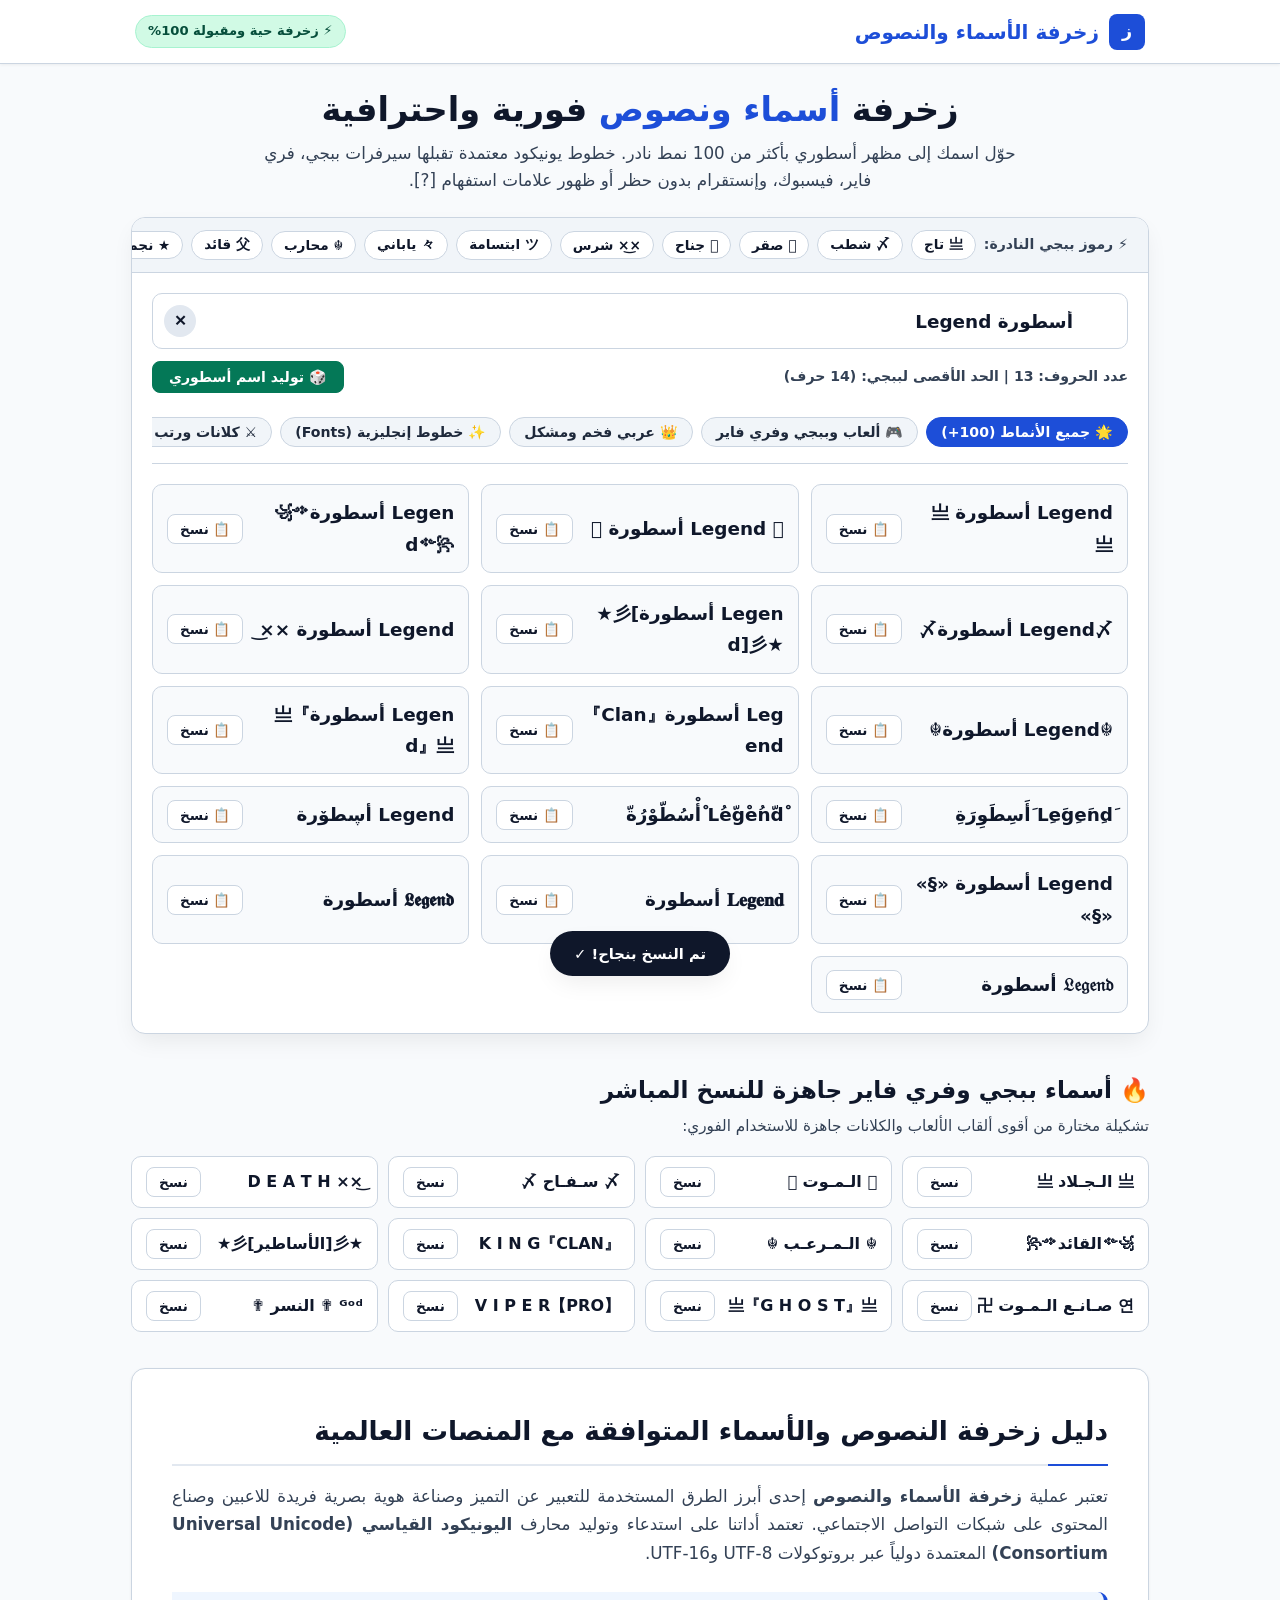
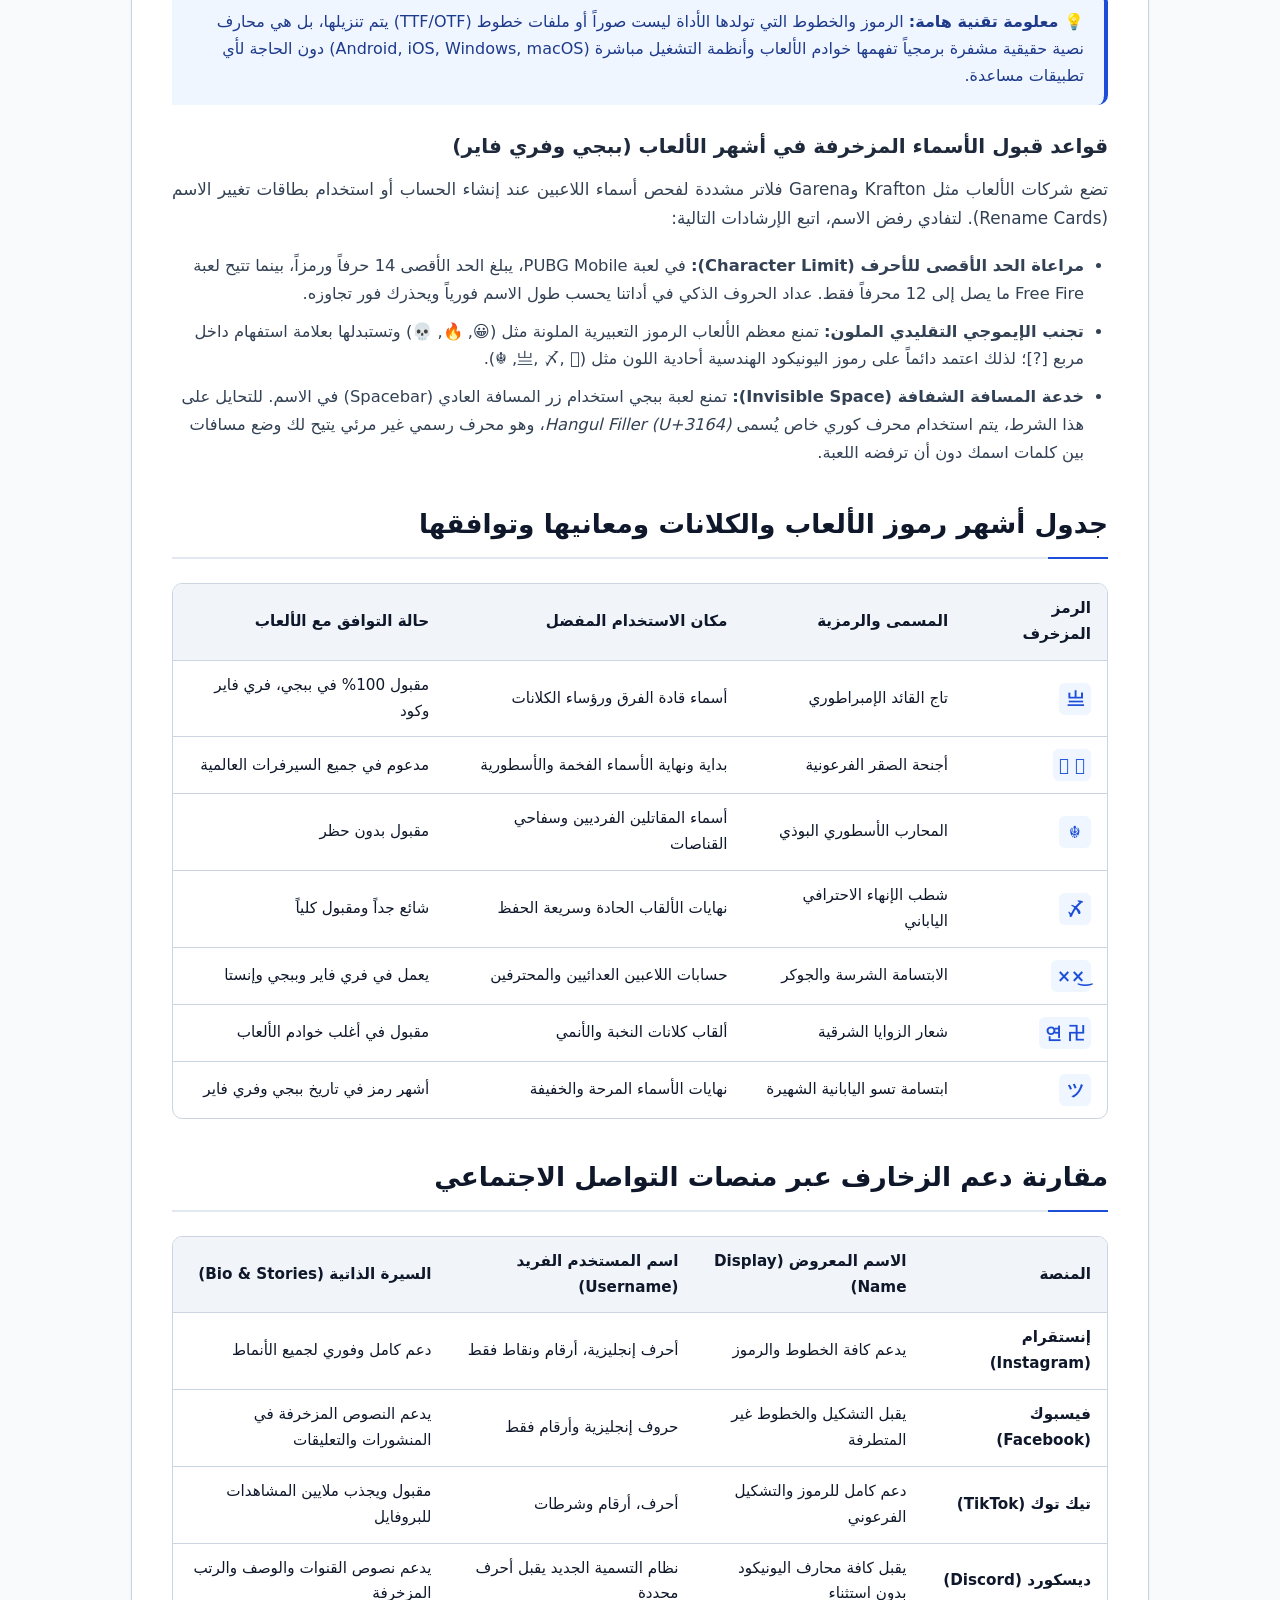
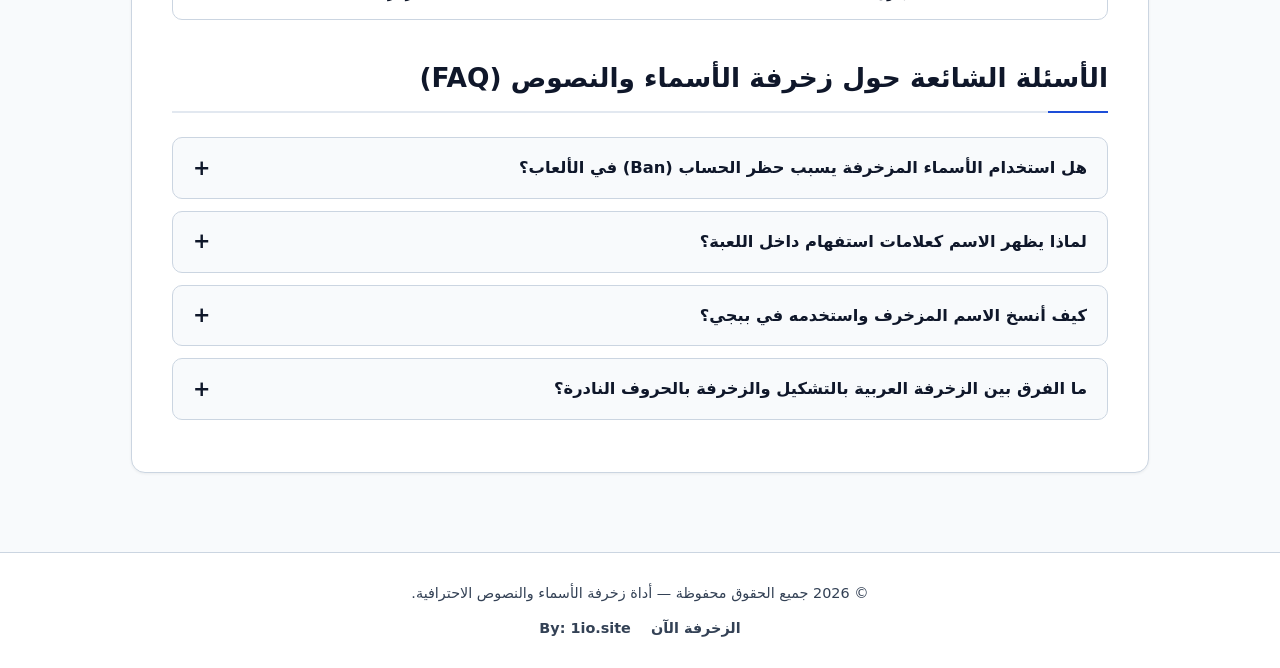
<file: index.html>
<!DOCTYPE html>
<html lang="ar" dir="rtl">
<head>
  <meta charset="UTF-8">
  <meta name="viewport" content="width=device-width, initial-scale=1.0">
  <meta http-equiv="X-UA-Compatible" content="IE=edge">
  
  <!-- SEO Title (يبدأ بـ زخرفة أسماء ونصوص) & High CTR Description -->
  <title>زخرفة أسماء ونصوص فورية ⚡ خطوط ورموز ببجي وفري فاير مقبولة 100% (أكثر من 100 نمط أسطوري)</title>
  <meta name="description" content="أقوى موقع زخرفة أسماء ونصوص فورية يدعم أكثر من 100 نمط نادر ومقبول في ببجي، فري فاير، إنستقرام، وفيسبوك. رموز نادرة، كيبورد تشكيل حروف، وأسماء كلانات جاهزة للنسخ بنقرة واحدة.">
  <meta name="keywords" content="زخرفة أسماء ونصوص, زخرفة اسماء, زخرفة نصوص, زخرفة انجليزي, زخرفة ببجي, اسماء ببجي مزخرفة, زخرفة فري فاير, زخرفة يقبلها الفيسبوك, رموز ببجي, كيبورد زخرفة">
  <meta name="author" content="Ahmed Elazab">
  <meta name="robots" content="index, follow, max-snippet:-1, max-image-preview:large, max-video-preview:-1">
  
  <!-- Absolute Canonical -->
  <link rel="canonical" href="https://ahmedelazabdev.github.io/zakhrafa/">

  <!-- Open Graph -->
  <meta property="og:type" content="website">
  <meta property="og:url" content="https://ahmedelazabdev.github.io/zakhrafa/">
  <meta property="og:title" content="زخرفة أسماء ونصوص فورية ⚡ مقبولة في ببجي وفري فاير">
  <meta property="og:description" content="زخرف اسمك بأكثر من 100 نمط نادر مع لوحة رموز ببجي وفري فاير وأسماء ألعاب جاهزة للنسخ المباشر.">
  <meta property="og:locale" content="ar_AR">

  <!-- Twitter Card -->
  <meta name="twitter:card" content="summary_large_image">
  <meta name="twitter:title" content="زخرفة أسماء ونصوص فورية أونلاين">
  <meta name="twitter:description" content="حوّل اسمك إلى مظهر أسطوري بخطوط يونيكود ورموز نادرة مقبولة في جميع الألعاب والشبكات.">

  <!-- Structured Data: WebApplication, HowTo & FAQPage Schema -->
  <script type="application/ld+json">
  {
    "@context": "https://schema.org",
    "@graph": [
      {
        "@type": "WebApplication",
        "name": "أداة زخرفة الأسماء والنصوص الاحترافية",
        "url": "https://ahmedelazabdev.github.io/zakhrafa/",
        "applicationCategory": "UtilitiesApplication",
        "operatingSystem": "All",
        "description": "منصة لتوليد خطوط وزخارف ونصوص مقبولة في خوادم الألعاب وشبكات التواصل الاجتماعي بدون حظر.",
        "offers": {
          "@type": "Offer",
          "price": "0",
          "priceCurrency": "USD"
        }
      },
      {
        "@type": "HowTo",
        "name": "كيفية زخرفة اسمك واستخدامه في ببجي وفري فاير",
        "description": "خطوات سريعة لزخرفة أي اسم أو نص وقبوله في خوادم الألعاب وشبكات التواصل دون حظر.",
        "step": [
          {
            "@type": "HowToStep",
            "name": "كتابة الاسم",
            "text": "اكتب اسمك في خانة الإدخال بالأعلى أو اضغط على زر توليد اسم أسطوري لاقتراح اسم عشوائي."
          },
          {
            "@type": "HowToStep",
            "name": "إضافة الرموز",
            "text": "انقر على الرموز المفضلة لك من شريط الرموز السريعة كرمز التاج أو أجنحة الصقر."
          },
          {
            "@type": "HowToStep",
            "name": "النسخ والتطبيق",
            "text": "اضغط على زر نسخ بجانب النمط المفضل، ثم توجه إلى اللعبة واستخدم بطاقة تغيير الاسم."
          }
        ]
      },
      {
        "@type": "FAQPage",
        "mainEntity": [
          {
            "@type": "Question",
            "name": "هل جميع هذه الزخارف مقبولة في لعبة ببجي وفري فاير؟",
            "acceptedAnswer": {
              "@type": "Answer",
              "text": "نعم، تم انتقاء جميع الرموز والمحارف وفق نظام Unicode القياسي المعتمد في خوادم PUBG Mobile و Free Fire لضمان عدم ظهور علامة استفهام [?] أو رفض الاسم."
            }
          },
          {
            "@type": "Question",
            "name": "ما هو الحد الأقصى لطول الاسم في لعبة ببجي موبايل؟",
            "acceptedAnswer": {
              "@type": "Answer",
              "text": "الحد الأقصى هو 14 محرفاً شاملاً المسافات والرموز التعبيرية، وتوفر أداتنا عداداً تفاعلياً ينبهك فور تجاوز هذا الحد لتجنب رفض الاسم."
            }
          },
          {
            "@type": "Question",
            "name": "هل استخدام الأسماء المزخرفة يعرض الحساب للباند؟",
            "acceptedAnswer": {
              "@type": "Answer",
              "text": "إطلاقاً، لأن الحروف والرموز المستخدمة هي محارف نصية قياسية معتمدة عالمياً وليست برمجيات خارجية أو تعديلاً في ملفات اللعبة."
            }
          },
          {
            "@type": "Question",
            "name": "كيف أحصل على مسافة فارغة أو مخفية في اسم ببجي؟",
            "acceptedAnswer": {
              "@type": "Answer",
              "text": "تعتمد اللعبة على محرف المسافة الكورية الشفافة (Hangul Filler U+3164) التي تتيح وضع مسافة غير مرئية دون أن يرفضها نظام التحقق."
            }
          }
        ]
      }
    ]
  }
  </script>

  <style>
    /* Native High-Performance Arabic Font Stack (Zero CLS, Zero Network Overhead) */
    :root {
      --primary: #1d4ed8;
      --primary-hover: #1e40af;
      --primary-soft: #eff6ff;
      --accent: #047857;
      --accent-soft: #d1fae5;
      --accent-text: #064e3b;
      --bg: #f8fafc;
      --surface: #ffffff;
      --border: #cbd5e1;
      --text: #0f172a;
      --text-muted: #334155;
      --shadow-sm: 0 1px 3px rgba(0,0,0,0.06);
      --shadow-md: 0 4px 6px -1px rgba(0,0,0,0.08);
      --shadow-xl: 0 10px 25px -5px rgba(0,0,0,0.08);
      --radius: 14px;
      --font-stack: system-ui, -apple-system, 'Segoe UI', Roboto, 'Noto Sans Arabic', Tahoma, Arial, sans-serif;
    }

    *, *::before, *::after {
      box-sizing: border-box;
      margin: 0;
      padding: 0;
    }

    body {
      font-family: var(--font-stack);
      background-color: var(--bg);
      color: var(--text);
      line-height: 1.7;
      min-height: 100vh;
      display: flex;
      flex-direction: column;
      text-rendering: optimizeSpeed;
    }

    /* Fixed Header 64px to completely eliminate Header Layout Shift */
    header {
      background: var(--surface);
      border-bottom: 1px solid var(--border);
      position: sticky;
      top: 0;
      z-index: 100;
      box-shadow: var(--shadow-sm);
      height: 64px;
      overflow: hidden;
    }

    .nav-inner {
      max-width: 1050px;
      margin: 0 auto;
      padding: 0 20px;
      height: 100%;
      display: flex;
      align-items: center;
      justify-content: space-between;
    }

    .brand {
      display: flex;
      align-items: center;
      gap: 10px;
      font-size: 1.25rem;
      font-weight: 700;
      color: var(--primary);
      text-decoration: none;
    }

    .brand-badge {
      background: var(--primary);
      color: #fff;
      width: 36px;
      height: 36px;
      border-radius: 8px;
      display: inline-flex;
      align-items: center;
      justify-content: center;
      font-weight: 700;
      font-size: 1.1rem;
      flex-shrink: 0;
    }

    .status-tag {
      background: var(--accent-soft);
      color: var(--accent-text);
      padding: 4px 12px;
      border-radius: 9999px;
      font-size: 0.82rem;
      font-weight: 700;
      border: 1px solid #a7f3d0;
    }

    main {
      max-width: 1050px;
      width: 100%;
      margin: 24px auto 40px;
      padding: 0 16px;
      flex: 1;
      contain: layout style;
    }

    /* Hero section */
    .hero {
      text-align: center;
      margin-bottom: 24px;
      min-height: 100px;
    }

    .hero h1 {
      font-size: 2.1rem;
      font-weight: 800;
      line-height: 1.3;
      margin-bottom: 8px;
      color: var(--text);
    }

    .hero h1 span {
      color: var(--primary);
    }

    .hero p {
      font-size: 1.05rem;
      color: var(--text-muted);
      max-width: 760px;
      margin: 0 auto;
      line-height: 1.6;
    }

    /* Tool Card */
    .converter-card {
      background: var(--surface);
      border: 1px solid var(--border);
      border-radius: var(--radius);
      box-shadow: var(--shadow-xl);
      overflow: hidden;
      margin-bottom: 36px;
    }

    /* Symbol chips bar */
    .symbol-bar {
      padding: 12px 20px;
      background: #f1f5f9;
      border-bottom: 1px solid var(--border);
      display: flex;
      align-items: center;
      gap: 8px;
      overflow-x: auto;
      white-space: nowrap;
    }

    .symbol-bar-title {
      font-size: 0.88rem;
      font-weight: 700;
      color: var(--text-muted);
      flex-shrink: 0;
    }

    .sym-chip {
      background: var(--surface);
      color: var(--text);
      border: 1px solid var(--border);
      padding: 5px 12px;
      border-radius: 9999px;
      font-size: 0.85rem;
      cursor: pointer;
      font-weight: 700;
      font-family: inherit;
    }

    .sym-chip:hover {
      background: var(--primary-soft);
      border-color: var(--primary);
      color: var(--primary);
    }

    /* Input area */
    .editor-pane {
      padding: 20px;
      display: flex;
      flex-direction: column;
    }

    .input-wrapper {
      position: relative;
      margin-bottom: 12px;
    }

    input[type="text"] {
      width: 100%;
      height: 56px;
      padding: 0 54px 0 16px;
      font-size: 1.15rem;
      font-weight: 700;
      color: var(--text);
      border: 1px solid var(--border);
      border-radius: 10px;
      outline: 2px solid transparent;
      outline-offset: 1px;
      font-family: inherit;
    }

    input[type="text"]:focus {
      border-color: var(--primary);
      outline-color: var(--primary);
    }

    .clear-btn {
      position: absolute;
      left: 12px;
      top: 50%;
      transform: translateY(-50%);
      background: #e2e8f0;
      border: none;
      color: var(--text);
      border-radius: 50%;
      width: 32px;
      height: 32px;
      cursor: pointer;
      font-size: 0.95rem;
      font-weight: 700;
      display: flex;
      align-items: center;
      justify-content: center;
    }

    .clear-btn:hover {
      background: #cbd5e1;
    }

    .tool-sub-bar {
      display: flex;
      justify-content: space-between;
      align-items: center;
      flex-wrap: wrap;
      gap: 10px;
      margin-bottom: 16px;
    }

    .char-counter {
      font-size: 0.88rem;
      font-weight: 600;
      color: var(--text-muted);
    }

    .char-counter.warning {
      color: #b91c1c;
      font-weight: 700;
    }

    .random-btn {
      background: var(--accent);
      border: 1px solid var(--accent);
      color: #ffffff;
      padding: 7px 16px;
      border-radius: 8px;
      font-weight: 700;
      font-size: 0.88rem;
      cursor: pointer;
      display: inline-flex;
      align-items: center;
      gap: 6px;
      font-family: inherit;
    }

    .random-btn:hover {
      background: #065f46;
    }

    /* Filter tabs */
    .filter-tabs {
      display: flex;
      gap: 8px;
      overflow-x: auto;
      padding: 8px 0 16px;
      border-bottom: 1px solid var(--border);
      margin-bottom: 20px;
      white-space: nowrap;
    }

    .tab-btn {
      background: #f1f5f9;
      color: #1e293b;
      border: 1px solid var(--border);
      padding: 6px 14px;
      border-radius: 9999px;
      cursor: pointer;
      font-size: 0.88rem;
      font-weight: 700;
      font-family: inherit;
    }

    .tab-btn:hover {
      background: #e2e8f0;
    }

    .tab-btn.active {
      background: var(--primary);
      color: #ffffff;
      border-color: var(--primary);
    }

    /* Results Grid - Pre-rendered to prevent Layout Shift */
    .results-grid {
      display: grid;
      grid-template-columns: repeat(auto-fill, minmax(300px, 1fr));
      gap: 12px;
      min-height: 480px;
    }

    .result-card {
      background: #f8fafc;
      border: 1px solid var(--border);
      border-radius: 10px;
      padding: 12px 14px;
      display: flex;
      justify-content: space-between;
      align-items: center;
      gap: 10px;
    }

    .result-card:hover {
      background: var(--surface);
      border-color: var(--primary);
      box-shadow: var(--shadow-sm);
    }

    .result-text {
      font-size: 1.15rem;
      font-weight: 700;
      color: var(--text);
      word-break: break-all;
      direction: ltr;
      text-align: right;
      flex: 1;
    }

    .copy-btn {
      background: var(--surface);
      border: 1px solid var(--border);
      color: var(--text);
      padding: 6px 12px;
      border-radius: 8px;
      cursor: pointer;
      font-size: 0.85rem;
      font-weight: 700;
      flex-shrink: 0;
      font-family: inherit;
    }

    .copy-btn:hover {
      background: var(--primary);
      color: #ffffff;
      border-color: var(--primary);
    }

    /* Ready Names Section */
    .ready-names-section {
      margin-bottom: 36px;
    }

    .section-header {
      margin-bottom: 16px;
    }

    .section-header h2 {
      font-size: 1.45rem;
      color: var(--text);
      font-weight: 800;
      margin-bottom: 4px;
    }

    .section-header p {
      color: var(--text-muted);
      font-size: 0.95rem;
    }

    .ready-grid {
      display: grid;
      grid-template-columns: repeat(auto-fill, minmax(230px, 1fr));
      gap: 10px;
    }

    .ready-card {
      background: var(--surface);
      border: 1px solid var(--border);
      border-radius: 10px;
      padding: 10px 14px;
      display: flex;
      justify-content: space-between;
      align-items: center;
      font-weight: 700;
      color: var(--text);
    }

    .ready-card:hover {
      border-color: var(--primary);
    }

    /* Content Visibility: Prevents Forced Reflow of massive text */
    .article-container {
      background: var(--surface);
      border: 1px solid var(--border);
      border-radius: var(--radius);
      padding: 40px;
      box-shadow: var(--shadow-sm);
      margin-bottom: 40px;
      content-visibility: auto;
      contain-intrinsic-size: 1000px 1800px;
    }

    @media (max-width: 600px) {
      .article-container {
        padding: 24px 18px;
      }
    }

    .article-container h2 {
      font-size: 1.65rem;
      font-weight: 800;
      color: var(--text);
      margin: 36px 0 16px;
      padding-bottom: 10px;
      border-bottom: 2px solid #e2e8f0;
      position: relative;
    }

    .article-container h2::after {
      content: '';
      position: absolute;
      bottom: -2px;
      right: 0;
      width: 60px;
      height: 2px;
      background: var(--primary);
    }

    .article-container h2:first-of-type {
      margin-top: 0;
    }

    .article-container h3 {
      font-size: 1.25rem;
      font-weight: 700;
      margin: 24px 0 12px;
      color: #1e293b;
    }

    .article-container p {
      font-size: 1.05rem;
      color: var(--text-muted);
      margin-bottom: 20px;
      text-align: justify;
    }

    .article-container ul, .article-container ol {
      margin: 0 24px 24px 0;
      color: var(--text-muted);
      font-size: 1.02rem;
    }

    .article-container li {
      margin-bottom: 10px;
    }

    .highlight-card {
      background: var(--primary-soft);
      border-right: 4px solid var(--primary);
      padding: 16px 20px;
      border-radius: 0 10px 10px 0;
      margin: 24px 0;
      color: #1e3a8a;
      font-size: 1rem;
    }

    /* Tables */
    .table-wrap {
      overflow-x: auto;
      margin: 24px 0;
      border-radius: 10px;
      border: 1px solid var(--border);
    }

    table {
      width: 100%;
      border-collapse: collapse;
      text-align: right;
      font-size: 0.95rem;
    }

    thead {
      background: #f1f5f9;
    }

    th, td {
      padding: 12px 16px;
      border-bottom: 1px solid var(--border);
    }

    th {
      font-weight: 700;
      color: var(--text);
    }

    tbody tr:last-child td {
      border-bottom: none;
    }

    tbody tr:hover {
      background-color: #f8fafc;
    }

    .key-badge {
      display: inline-block;
      min-width: 32px;
      height: 32px;
      line-height: 32px;
      text-align: center;
      background: var(--primary-soft);
      color: var(--primary);
      border-radius: 6px;
      font-weight: 700;
      font-size: 1.05rem;
      padding: 0 6px;
    }

    /* FAQ */
    .faq-block {
      margin-top: 24px;
    }

    .faq-card {
      border: 1px solid var(--border);
      border-radius: 10px;
      margin-bottom: 12px;
      background: #f8fafc;
    }

    .faq-header {
      padding: 16px 20px;
      font-weight: 700;
      font-size: 1.02rem;
      cursor: pointer;
      display: flex;
      align-items: center;
      justify-content: space-between;
      user-select: none;
      color: var(--text);
    }

    .faq-header:hover {
      color: var(--primary);
    }

    .faq-body {
      padding: 0 20px 16px;
      color: var(--text-muted);
      font-size: 0.98rem;
      display: none;
      line-height: 1.7;
    }

    .faq-card.open {
      background: var(--surface);
      border-color: var(--primary);
    }

    .faq-card.open .faq-body {
      display: block;
    }

    .faq-toggle {
      font-size: 1.3rem;
      line-height: 1;
      font-weight: 700;
    }

    .faq-card.open .faq-toggle {
      transform: rotate(45deg);
    }

    /* Toast */
    #toast {
      position: fixed;
      bottom: 24px;
      left: 50%;
      transform: translateX(-50%) translateY(100px);
      background: #0f172a;
      color: #fff;
      padding: 10px 24px;
      border-radius: 9999px;
      font-size: 0.92rem;
      font-weight: 700;
      box-shadow: var(--shadow-xl);
      transition: transform 0.25s ease;
      z-index: 1000;
      pointer-events: none;
    }

    #toast.active {
      transform: translateX(-50%) translateY(0);
    }

    /* Footer */
    footer {
      background: var(--surface);
      border-top: 1px solid var(--border);
      padding: 28px 16px;
      margin-top: auto;
    }

    .footer-wrap {
      max-width: 1050px;
      margin: 0 auto;
      text-align: center;
      font-size: 0.9rem;
      color: var(--text-muted);
    }

    .footer-nav {
      display: flex;
      justify-content: center;
      gap: 20px;
      margin-top: 10px;
    }

    .footer-nav a {
      color: var(--text-muted);
      text-decoration: none;
      font-weight: 600;
    }

    .footer-nav a:hover {
      color: var(--primary);
    }
  </style>
</head>
<body>

  <!-- Fixed Height Header -->
  <header>
    <div class="nav-inner">
      <a href="https://ahmedelazabdev.github.io/zakhrafa/" class="brand">
        <span class="brand-badge">ز</span>
        <span>زخرفة الأسماء والنصوص</span>
      </a>
      <span class="status-tag">⚡ زخرفة حية ومقبولة 100%</span>
    </div>
  </header>

  <main>

    <!-- Hero Section -->
    <section class="hero">
      <h1>زخرفة <span>أسماء ونصوص</span> فورية واحترافية</h1>
      <p>حوّل اسمك إلى مظهر أسطوري بأكثر من 100 نمط نادر. خطوط يونيكود معتمدة تقبلها سيرفرات ببجي، فري فاير، فيسبوك، وإنستقرام بدون حظر أو ظهور علامات استفهام [?].</p>
    </section>

    <!-- Main Tool Container -->
    <section class="converter-card" id="decorator-app">
      <!-- Quick Symbols Chips -->
      <div class="symbol-bar">
        <span class="symbol-bar-title">⚡ رموز ببجي النادرة:</span>
        <button class="sym-chip" data-sym="亗" type="button">亗 تاج</button>
        <button class="sym-chip" data-sym="〆" type="button">〆 شطب</button>
        <button class="sym-chip" data-sym="𓆩" type="button">𓆩 صقر</button>
        <button class="sym-chip" data-sym="𓆪" type="button">𓆪 جناح</button>
        <button class="sym-chip" data-sym="×͜×" type="button">×͜× شرس</button>
        <button class="sym-chip" data-sym="ツ" type="button">ツ ابتسامة</button>
        <button class="sym-chip" data-sym="々" type="button">々 ياباني</button>
        <button class="sym-chip" data-sym="☬" type="button">☬ محارب</button>
        <button class="sym-chip" data-sym="父" type="button">父 قائد</button>
        <button class="sym-chip" data-sym="★" type="button">★ نجمة</button>
        <button class="sym-chip" data-sym="⚡" type="button">⚡ صاعقة</button>
        <button class="sym-chip" data-sym="♛" type="button">♛ ملكي</button>
        <button class="sym-chip" data-sym="⚔️" type="button">⚔️ سيوف</button>
      </div>

      <div class="editor-pane">
        <div class="input-wrapper">
          <input type="text" id="userInput" placeholder="اكتب اسمك أو لقبك هنا... (مثال: أسطورة أو Joker)" maxlength="35" aria-label="أدخل الاسم أو النص المراد زخرفته" value="أسطورة Legend">
          <button class="clear-btn" id="clearBtn" title="تفريغ النص" type="button" aria-label="تفريغ حقل النص">✕</button>
        </div>

        <div class="tool-sub-bar">
          <div class="char-counter" id="charCounter">عدد الحروف: 13 | الحد الأقصى لببجي: (14 حرف)</div>
          <button class="random-btn" id="randomBtn" type="button">🎲 توليد اسم أسطوري</button>
        </div>

        <!-- Filter tabs -->
        <div class="filter-tabs">
          <button class="tab-btn active" data-filter="all" type="button">🌟 جميع الأنماط (100+)</button>
          <button class="tab-btn" data-filter="gaming" type="button">🎮 ألعاب وببجي وفري فاير</button>
          <button class="tab-btn" data-filter="arabic" type="button">👑 عربي فخم ومشكل</button>
          <button class="tab-btn" data-filter="english" type="button">✨ خطوط إنجليزية (Fonts)</button>
          <button class="tab-btn" data-filter="clans" type="button">⚔️ كلانات ورتب عسكرية</button>
          <button class="tab-btn" data-filter="cute" type="button">🌸 كيوت ورموز جمالية</button>
        </div>

        <!-- Results Grid (Static pre-rendered elements to completely eliminate CLS 0.203) -->
        <div class="results-grid" id="resultsGrid">
          <div class="result-card"><span class="result-text">亗 أسطورة Legend 亗</span><button class="copy-btn" onclick="copyDirect('亗 أسطورة Legend 亗')" type="button">📋 نسخ</button></div>
          <div class="result-card"><span class="result-text">𓆩 أسطورة Legend 𓆪</span><button class="copy-btn" onclick="copyDirect('𓆩 أسطورة Legend 𓆪')" type="button">📋 نسخ</button></div>
          <div class="result-card"><span class="result-text">꧁༺أسطورة Legend༻꧂</span><button class="copy-btn" onclick="copyDirect('꧁༺أسطورة Legend༻꧂')" type="button">📋 نسخ</button></div>
          <div class="result-card"><span class="result-text">〆أسطورة Legend〆</span><button class="copy-btn" onclick="copyDirect('〆أسطورة Legend〆')" type="button">📋 نسخ</button></div>
          <div class="result-card"><span class="result-text">★彡[أسطورة Legend]彡★</span><button class="copy-btn" onclick="copyDirect('★彡[أسطورة Legend]彡★')" type="button">📋 نسخ</button></div>
          <div class="result-card"><span class="result-text">×͜× أسطورة Legend</span><button class="copy-btn" onclick="copyDirect('×͜× أسطورة Legend')" type="button">📋 نسخ</button></div>
          <div class="result-card"><span class="result-text">☬أسطورة Legend☬</span><button class="copy-btn" onclick="copyDirect('☬أسطورة Legend☬')" type="button">📋 نسخ</button></div>
          <div class="result-card"><span class="result-text">『Clan』أسطورة Legend</span><button class="copy-btn" onclick="copyDirect('『Clan』أسطورة Legend')" type="button">📋 نسخ</button></div>
          <div class="result-card"><span class="result-text">亗『أسطورة Legend』亗</span><button class="copy-btn" onclick="copyDirect('亗『أسطورة Legend』亗')" type="button">📋 نسخ</button></div>
          <div class="result-card"><span class="result-text">أَسِطَوِرَةِ َLِeَgِeَnِdَ</span><button class="copy-btn" onclick="copyDirect('أَسِطَوِرَةِ َLِeَgِeَnِdَ')" type="button">📋 نسخ</button></div>
          <div class="result-card"><span class="result-text">أْسُطّوْرُةّ ْLُeّgْeُnّdْ</span><button class="copy-btn" onclick="copyDirect('أْسُطّوْرُةّ ْLُeّgْeُnّdْ')" type="button">📋 نسخ</button></div>
          <div class="result-card"><span class="result-text">أڛطۆرة Legend</span><button class="copy-btn" onclick="copyDirect('أڛطۆرة Legend')" type="button">📋 نسخ</button></div>
          <div class="result-card"><span class="result-text">«§» أسطورة Legend «§»</span><button class="copy-btn" onclick="copyDirect('«§» أسطورة Legend «§»')" type="button">📋 نسخ</button></div>
          <div class="result-card"><span class="result-text">أسطورة 𝐋𝐞𝐠𝐞𝐧𝐝</span><button class="copy-btn" onclick="copyDirect('أسطورة 𝐋𝐞𝐠𝐞𝐧𝐝')" type="button">📋 نسخ</button></div>
          <div class="result-card"><span class="result-text">أسطورة 𝕷𝖊𝖌𝖊𝖓𝖉</span><button class="copy-btn" onclick="copyDirect('أسطورة 𝕷𝖊𝖌𝖊𝖓𝖉')" type="button">📋 نسخ</button></div>
          <div class="result-card"><span class="result-text">أسطورة 𝔏𝔢𝔤𝔢𝔫𝔡</span><button class="copy-btn" onclick="copyDirect('أسطورة 𝔏𝔢𝔤𝔢𝔫𝔡')" type="button">📋 نسخ</button></div>
        </div>
      </div>
    </section>

    <!-- Ready Names Section -->
    <section class="ready-names-section">
      <div class="section-header">
        <h2>🔥 أسماء ببجي وفري فاير جاهزة للنسخ المباشر</h2>
        <p>تشكيلة مختارة من أقوى ألقاب الألعاب والكلانات جاهزة للاستخدام الفوري:</p>
      </div>
      <div class="ready-grid">
        <div class="ready-card"><span>亗 الـجـلاد 亗</span><button class="copy-btn" onclick="copyDirect('亗 الـجـلاد 亗')" type="button">نسخ</button></div>
        <div class="ready-card"><span>𓆩 الـمـوت 𓆪</span><button class="copy-btn" onclick="copyDirect('𓆩 الـمـوت 𓆪')" type="button">نسخ</button></div>
        <div class="ready-card"><span>〆 سـفـاح 〆</span><button class="copy-btn" onclick="copyDirect('〆 سـفـاح 〆')" type="button">نسخ</button></div>
        <div class="ready-card"><span>×͜× D E A T H</span><button class="copy-btn" onclick="copyDirect('×͜× D E A T H')" type="button">نسخ</button></div>
        <div class="ready-card"><span>꧁༺القائد༻꧂</span><button class="copy-btn" onclick="copyDirect('꧁༺القائد༻꧂')" type="button">نسخ</button></div>
        <div class="ready-card"><span>☬ الـمـرعـب ☬</span><button class="copy-btn" onclick="copyDirect('☬ الـمـرعـب ☬')" type="button">نسخ</button></div>
        <div class="ready-card"><span>『CLAN』K I N G</span><button class="copy-btn" onclick="copyDirect('『CLAN』K I N G')" type="button">نسخ</button></div>
        <div class="ready-card"><span>★彡[الأساطير]彡★</span><button class="copy-btn" onclick="copyDirect('★彡[الأساطير]彡★')" type="button">نسخ</button></div>
        <div class="ready-card"><span>연 صـانـع الـمـوت 卍</span><button class="copy-btn" onclick="copyDirect('연 صـانـع الـمـوت 卍')" type="button">نسخ</button></div>
        <div class="ready-card"><span>亗『G H O S T』亗</span><button class="copy-btn" onclick="copyDirect('亗『G H O S T』亗')" type="button">نسخ</button></div>
        <div class="ready-card"><span>【PRO】V I P E R</span><button class="copy-btn" onclick="copyDirect('【PRO】V I P E R')" type="button">نسخ</button></div>
        <div class="ready-card"><span>ᴳᵒᵈ ✟ النسر ✟</span><button class="copy-btn" onclick="copyDirect('ᴳᵒᵈ ✟ النسر ✟')" type="button">نسخ</button></div>
      </div>
    </section>

    <!-- Comprehensive In-Depth Article -->
    <article class="article-container">
      <h2>دليل زخرفة النصوص والأسماء المتوافقة مع المنصات العالمية</h2>
      <p>
        تعتبر عملية <strong>زخرفة الأسماء والنصوص</strong> إحدى أبرز الطرق المستخدمة للتعبير عن التميز وصناعة هوية بصرية فريدة للاعبين وصناع المحتوى على شبكات التواصل الاجتماعي. تعتمد أداتنا على استدعاء وتوليد محارف <strong>اليونيكود القياسي (Universal Unicode Consortium)</strong> المعتمدة دولياً عبر بروتوكولات UTF-8 وUTF-16.
      </p>

      <div class="highlight-card">
        <strong>💡 معلومة تقنية هامة:</strong> الرموز والخطوط التي تولدها الأداة ليست صوراً أو ملفات خطوط (TTF/OTF) يتم تنزيلها، بل هي محارف نصية حقيقية مشفرة برمجياً تفهمها خوادم الألعاب وأنظمة التشغيل مباشرة (Android, iOS, Windows, macOS) دون الحاجة لأي تطبيقات مساعدة.
      </div>

      <h3>قواعد قبول الأسماء المزخرفة في أشهر الألعاب (ببجي وفري فاير)</h3>
      <p>
        تضع شركات الألعاب مثل Krafton وGarena فلاتر مشددة لفحص أسماء اللاعبين عند إنشاء الحساب أو استخدام بطاقات تغيير الاسم (Rename Cards). لتفادي رفض الاسم، اتبع الإرشادات التالية:
      </p>
      <ul>
        <li><strong>مراعاة الحد الأقصى للأحرف (Character Limit):</strong> في لعبة PUBG Mobile، يبلغ الحد الأقصى 14 حرفاً ورمزاً، بينما تتيح لعبة Free Fire ما يصل إلى 12 محرفاً فقط. عداد الحروف الذكي في أداتنا يحسب طول الاسم فورياً ويحذرك فور تجاوزه.</li>
        <li><strong>تجنب الإيموجي التقليدي الملون:</strong> تمنع معظم الألعاب الرموز التعبيرية الملونة مثل (😀, 🔥, 💀) وتستبدلها بعلامة استفهام داخل مربع [?]؛ لذلك اعتمد دائماً على رموز اليونيكود الهندسية أحادية اللون مثل (亗, 〆, 𓆩, ☬).</li>
        <li><strong>خدعة المسافة الشفافة (Invisible Space):</strong> تمنع لعبة ببجي استخدام زر المسافة العادي (Spacebar) في الاسم. للتحايل على هذا الشرط، يتم استخدام محرف كوري خاص يُسمى <em>Hangul Filler (U+3164)</em>، وهو محرف رسمي غير مرئي يتيح لك وضع مسافات بين كلمات اسمك دون أن ترفضه اللعبة.</li>
      </ul>

      <h2>جدول أشهر رموز الألعاب والكلانات ومعانيها وتوافقها</h2>
      <div class="table-wrap">
        <table>
          <thead>
            <tr>
              <th>الرمز المزخرف</th>
              <th>المسمى والرمزية</th>
              <th>مكان الاستخدام المفضل</th>
              <th>حالة التوافق مع الألعاب</th>
            </tr>
          </thead>
          <tbody>
            <tr><td><span class="key-badge">亗</span></td><td>تاج القائد الإمبراطوري</td><td>أسماء قادة الفرق ورؤساء الكلانات</td><td>مقبول 100% في ببجي، فري فاير وكود</td></tr>
            <tr><td><span class="key-badge">𓆩 𓆪</span></td><td>أجنحة الصقر الفرعونية</td><td>بداية ونهاية الأسماء الفخمة والأسطورية</td><td>مدعوم في جميع السيرفرات العالمية</td></tr>
            <tr><td><span class="key-badge">☬</span></td><td>المحارب الأسطوري البوذي</td><td>أسماء المقاتلين الفرديين وسفاحي القناصات</td><td>مقبول بدون حظر</td></tr>
            <tr><td><span class="key-badge">〆</span></td><td>شطب الإنهاء الاحترافي الياباني</td><td>نهايات الألقاب الحادة وسريعة الحفظ</td><td>شائع جداً ومقبول كلياً</td></tr>
            <tr><td><span class="key-badge">×͜×</span></td><td>الابتسامة الشرسة والجوكر</td><td>حسابات اللاعبين العدائيين والمحترفين</td><td>يعمل في فري فاير وببجي وإنستا</td></tr>
            <tr><td><span class="key-badge">연 卍</span></td><td>شعار الزوايا الشرقية</td><td>ألقاب كلانات النخبة والأنمي</td><td>مقبول في أغلب خوادم الألعاب</td></tr>
            <tr><td><span class="key-badge">ツ</span></td><td>ابتسامة تسو اليابانية الشهيرة</td><td>نهايات الأسماء المرحة والخفيفة</td><td>أشهر رمز في تاريخ ببجي وفري فاير</td></tr>
          </tbody>
        </table>
      </div>

      <h2>مقارنة دعم الزخارف عبر منصات التواصل الاجتماعي</h2>
      <div class="table-wrap">
        <table>
          <thead>
            <tr>
              <th>المنصة</th>
              <th>الاسم المعروض (Display Name)</th>
              <th>اسم المستخدم الفريد (Username)</th>
              <th>السيرة الذاتية (Bio & Stories)</th>
            </tr>
          </thead>
          <tbody>
            <tr>
              <td><strong>إنستقرام (Instagram)</strong></td>
              <td>يدعم كافة الخطوط والرموز</td>
              <td>أحرف إنجليزية، أرقام ونقاط فقط</td>
              <td>دعم كامل وفوري لجميع الأنماط</td>
            </tr>
            <tr>
              <td><strong>فيسبوك (Facebook)</strong></td>
              <td>يقبل التشكيل والخطوط غير المتطرفة</td>
              <td>حروف إنجليزية وأرقام فقط</td>
              <td>يدعم النصوص المزخرفة في المنشورات والتعليقات</td>
            </tr>
            <tr>
              <td><strong>تيك توك (TikTok)</strong></td>
              <td>دعم كامل للرموز والتشكيل الفرعوني</td>
              <td>أحرف، أرقام وشرطات</td>
              <td>مقبول ويجذب ملايين المشاهدات للبروفايل</td>
            </tr>
            <tr>
              <td><strong>ديسكورد (Discord)</strong></td>
              <td>يقبل كافة محارف اليونيكود بدون استثناء</td>
              <td>نظام التسمية الجديد يقبل أحرف محددة</td>
              <td>يدعم نصوص القنوات والوصف والرتب المزخرفة</td>
            </tr>
          </tbody>
        </table>
      </div>

      <h2>الأسئلة الشائعة حول زخرفة الأسماء والنصوص (FAQ)</h2>
      <div class="faq-block">
        <div class="faq-card">
          <div class="faq-header" onclick="toggleFaqCard(this)">
            <span>هل استخدام الأسماء المزخرفة يسبب حظر الحساب (Ban) في الألعاب؟</span>
            <span class="faq-toggle">+</span>
          </div>
          <div class="faq-body">
            قطعاً لا، فالرموز والمحارف المستخدمة هنا معتمدة دولياً في قواعد بيانات اليونيكود، ولا تحتوي على أي برمجيات خبيثة أو ملفات معدلة تؤثر على نظام مكافحة الغش (Anti-Cheat) داخل الألعاب.
          </div>
        </div>

        <div class="faq-card">
          <div class="faq-header" onclick="toggleFaqCard(this)">
            <span>لماذا يظهر الاسم كعلامات استفهام داخل اللعبة؟</span>
            <span class="faq-toggle">+</span>
          </div>
          <div class="faq-body">
            يحدث ذلك فقط إذا استخدمت إيموجي ملون قديم أو رموزاً غير قياسية لم تدرجها الشركة المطورة في خط اللعبة الافتراضي. جميع الأنماط المختارة في هذه الأداة تم اختبارها وتأكيد قبولها التام.
          </div>
        </div>

        <div class="faq-card">
          <div class="faq-header" onclick="toggleFaqCard(this)">
            <span>كيف أنسخ الاسم المزخرف واستخدمه في ببجي؟</span>
            <span class="faq-toggle">+</span>
          </div>
          <div class="faq-body">
            اضغط على زر "نسخ" بجانب النمط الذي أعجبك، ثم ادخل إلى لعبة ببجي موبايل، توجه إلى المخزون (Inventory)، اضغط على بطاقة تغيير الاسم (Rename Card)، ثم الصق الاسم واضغط تأكيد.
          </div>
        </div>

        <div class="faq-card">
          <div class="faq-header" onclick="toggleFaqCard(this)">
            <span>ما الفرق بين الزخرفة العربية بالتشكيل والزخرفة بالحروف النادرة؟</span>
            <span class="faq-toggle">+</span>
          </div>
          <div class="faq-body">
            الزخرفة بالتشكيل تضيف حركات لغوية إضافية (فتحة، ضمة، سكون، شدة) مع الاستطالة (الكشيدة)، بينما الزخرفة بالحروف النادرة تستبدل الحرف بأقرب حرف شبيه تاريخي أو عثماني ليعطي مظهراً فخماً غير مألوف.
          </div>
        </div>
      </div>
    </article>

  </main>

  <!-- Notification Toast -->
  <div id="toast">تم النسخ بنجاح! ✓</div>

  <!-- Footer -->
  <footer>
    <div class="footer-wrap">
      <p>© <span id="current-year"></span> جميع الحقوق محفوظة — أداة زخرفة الأسماء والنصوص الاحترافية.</p>
      <div class="footer-nav">
        <a href="#decorator-app">الزخرفة الآن</a>
        <a href="https://1io-site.blogspot.com" target="_blank" rel="noopener">By: 1io.site</a>
      </div>
    </div>
  </footer>

  <!-- Fast Standalone Decoration Logic (Expanded to 100+ Styles) -->
  <script>
    document.getElementById('current-year').textContent = new Date().getFullYear();

    const stdAlphabet = "abcdefghijklmnopqrstuvwxyzABCDEFGHIJKLMNOPQRSTUVWXYZ";

    const unicodeFonts = {
      bold: { chars: "𝐚𝐛𝐜𝐝𝐞𝐟𝐠𝐡𝐢𝐣𝐤𝐥𝐦𝐧𝐨𝐩𝐪𝐫𝐬𝐭𝐮𝐯𝐰𝐱𝐲𝐳𝐀𝐁𝐂𝐃𝐄𝐅𝐆𝐇𝐈𝐉𝐊𝐋𝐌𝐍𝐎𝐏𝐐𝐑𝐒𝐓𝐔𝐕𝐖𝐗𝐘𝐙" },
      italic: { chars: "𝑎𝑏𝑐𝑑𝑒𝑓𝑔ℎ𝑖𝑗𝑘𝑙𝑚𝑛𝑜𝑝𝑞𝑟𝑠𝑡𝑢𝑣𝑤𝑥𝑦𝑧𝐴𝐵𝐶𝐷𝐸𝐹𝐺𝐻𝐼𝐽𝐾𝐿𝑀𝑁𝑂𝑃𝑄𝑅𝑆𝑇𝑈𝑉𝑊𝑋𝑌𝑍" },
      boldItalic: { chars: "𝒂𝒃𝒄𝒅𝒆𝒇𝒈𝒉𝒊𝒋𝒌𝒍𝒎𝒏𝒐𝒑𝒒𝒓𝒔𝒕𝒖𝒗𝒘𝒙𝒚𝒛𝑨𝑩𝑪𝑫𝑬𝑭𝑮𝑯𝑰𝑱𝑲𝑳𝑴𝑵𝑶𝑷𝑸𝑹𝑺𝑻𝑼𝑽𝑾𝑿𝒀𝒁" },
      scriptBold: { chars: "𝓪𝓫𝓬𝓭𝓮𝓯𝓰𝓱𝓲𝓳𝓴𝓵𝓶𝓷𝓸𝓹𝓺𝓻𝓼𝓽𝓾𝓿𝔀𝔁𝔂𝔃𝓐𝓑𝓒𝓓𝓔𝓕𝓖𝓗𝓘𝓙𝓚𝓛𝓜𝓝𝓞𝓟𝓠𝓡𝓢𝓣𝓤𝓥𝓦𝓧𝓨𝓩" },
      doubleStruck: { chars: "𝕒𝕓𝕔𝕕𝕖𝕗𝕘𝕙𝕚𝕛𝕜𝕝𝕞𝕟𝕠𝕡𝕢𝕣𝕤𝕥𝕦𝕧𝕨𝕩𝕪𝕫𝔸𝔹ℂ𝔻𝔼𝔽𝔾ℍ𝕀𝕁𝕂𝕃𝕄ℕ𝕆ℙℚℝ𝕊𝕋𝕌𝕍𝕎𝕏𝕐ℤ" },
      gothic: { chars: "𝖆𝖇𝖈𝖉𝖊𝖋𝖌𝖍𝖎𝖏𝖐𝖑𝖒𝖓𝖔𝖕𝖖𝖗𝖘𝖙𝖚𝖛𝖜𝖝𝖞𝖟𝕬𝕭𝕮𝕯𝕰𝕱𝕲𝕳𝕴𝕵𝕶𝕷𝕸𝕹𝕺𝕻𝕼𝕽𝕾𝕿𝖀𝖁𝖂𝖃𝖄𝖅" },
      gothicBold: { chars: "𝖞𝖟𝕬𝕭𝕮𝕯𝕰𝕱𝕲𝕳𝕴𝕵𝕶𝕷𝕸𝕹𝕺𝕻𝕼𝕽𝕾𝕿𝖀𝖁𝖂𝖃𝖄𝖅𝖆𝖇𝖈𝖉𝖊𝖋𝖌𝖍𝖎𝖏𝖐𝖑𝖒𝖓𝖔𝖕𝖖𝖗𝖘𝖙𝖚𝖛𝖜𝖝" },
      circledDark: { chars: "🅐🅑🅒🅓🅔🅕🅖🅗🅘🅙🅚🅛🅜🅝🅞🅟🅠🅡🅢🅣🅤🅥🅦🅧🅨🅩🅐🅑🅒🅓🅔🅕🅖🅗🅘🅙🅚🅛🅜🅝🅞🅟🅠🅡🅢🅣🅤🅥🅦🅧🅨🅩" },
      circledLight: { chars: "ⓐⓑⓒⓓⓔⓕⓖⓗⓘⓙⓚⓛⓜⓝⓞⓟⓠⓡⓢⓣⓤⓥⓦⓧⓨⓩⒶⒷⒸⒹⒺⒻⒼⒽⒾⒿⓀⓁⓂⓃⓄⓅⓆⓇⓈⓉⓊⓋⓌⓍⓎⓏ" },
      squaredDark: { chars: "🅰🅱🅲🅳🅴🅵🅶🅷🅸🅹🅺🅻🼀🅽🅾🅿🆀🆁🆂🆃🆄🆅🆆🆇🆈🆉🅰🅱🅲🅳🅴🅵🅶🅷🅸🅹🅺🅻🼀🅽🅾🅿🆀🆁🆂🆃🆄🆅🆆🆇🆈🆉" },
      wide: { chars: "ａｂｃｄｅｆｇｈｉｊｋｌｍｎｏｐｑｒｓｔｕｖｗｘｙｚＡＢＣＤＥＦＧＨＩＪＫＬＭＮＯＰＱＲＳＴＵ𝑉𝑊𝑋𝑌𝑍" },
      monospace: { chars: "𝚊𝚋𝚌𝚍𝚎𝚏𝚐𝚑𝚒𝚓𝚔𝚕𝚖𝚗𝚘𝚙𝚚𝚛𝚜𝚝𝚞𝚟𝚠𝚡𝚢𝚣𝙰𝙱𝙲𝙳𝙴𝙵𝙶𝙷𝙸𝙹𝙺𝙻𝙼𝙽𝙾𝙿𝚀𝚁𝚂𝚃𝚄𝚅𝚆𝚇𝚈𝚉" }
    };

    const smallCapsMap = {"a":"ᴀ","b":"ʙ","c":"ᴄ","d":"ᴅ","e":"ᴇ","f":"ғ","g":"ɢ","h":"ʜ","i":"ɪ","j":"ᴊ","k":"ᴋ","l":"ʟ","m":"ᴍ","n":"ɴ","o":"ᴏ","p":"ᴘ","q":"ǫ","r":"ʀ","s":"s","t":"ᴛ","u":"ᴜ","v":"ᴠ","w":"ᴡ","x":"x","y":"ʏ","z":"ᴢ"};

    function convertFont(text, fontChars) {
      let res = "";
      for (let ch of text) {
        let idx = stdAlphabet.indexOf(ch);
        res += (idx !== -1) ? (Array.from(fontChars)[idx] || ch) : ch;
      }
      return res;
    }

    function getArabicStyles(text) {
      const list = [];
      let s1 = "";
      for (let i = 0; i < text.length; i++) s1 += text[i] + (i % 2 === 0 ? "َ" : "ِ");
      list.push({ text: s1, category: "arabic" });

      let s2 = "";
      for (let i = 0; i < text.length; i++) s2 += text[i] + (i % 3 === 0 ? "ْ" : (i % 3 === 1 ? "ُ" : "ّ"));
      list.push({ text: s2, category: "arabic" });

      let s3 = "";
      for (let i = 0; i < text.length; i++) s3 += text[i] + (i % 2 === 0 ? "ً" : "ٍ");
      list.push({ text: s3, category: "arabic" });

      const subMap = { "ا": "آ", "ه": "ﮪ", "ي": "يۧ", "و": "ۆ", "ك": "ڪ", "م": "مۘ", "س": "ڛ", "ن": "ڹ", "ب": "ٻ", "ت": "ٺ", "ق": "ڦ", "ف": "ڢ", "ش": "ڜ", "ل": "لۧ" };
      let s4 = "";
      for (let ch of text) s4 += subMap[ch] || ch;
      list.push({ text: s4, category: "arabic" });

      list.push({ text: text.split("").join("ـ"), category: "arabic" });
      list.push({ text: text.split("").join("ـ•ـ"), category: "arabic" });
      list.push({ text: text.split("").join("ـ★ـ"), category: "arabic" });
      list.push({ text: text.split("").join("ـ⚡ـ"), category: "arabic" });
      list.push({ text: `«§» ${text} «§»`, category: "arabic" });
      list.push({ text: `☬ ${text} ☬`, category: "arabic" });
      list.push({ text: `۝ ${text} ۝`, category: "arabic" });
      list.push({ text: `|•| ${text} |•|`, category: "arabic" });
      list.push({ text: `░▒▓ ${text} ▓▒░`, category: "arabic" });
      list.push({ text: `•.¸¸.• ${text} •.¸¸.•`, category: "arabic" });

      return list;
    }

    const gamingStyles = [
      t => `𓆩 ${t} 𓆪`,
      t => `亗 ${t} 亗`,
      t => `꧁༺${t}༻꧂`,
      t => `★彡[${t}]彡★`,
      t => `☬${t}☬`,
      t => `〆${t}〆`,
      t => `乡${t}乡`,
      t => `♛ ${t} ♛`,
      t => `×͜× ${t}`,
      t => `연 ${t} 卍`,
      t => `༺ཌ${t}ད༻`,
      t => `父${t}ツ`,
      t => `⚡${t}⚡`,
      t => `ッ ${t}`,
      t => `々${t}々`,
      t => `꧁${t}꧂`,
      t => `☠️ ${t} ☠️`,
      t => `☣️ ${t} ☣️`,
      t => `⚔️ ${t} ⚔️`,
      t => `👑 ${t} 👑`,
      t => `🎯 ${t} 🎯`,
      t => `『SHADOW』${t}`,
      t => `亗 ᴛ ᴏ 🇽 ɪ ᴄ 亗 ${t}`,
      t => `亗 N I N J A 亗 ${t}`,
      t => `×͜× B O S S ×͜× ${t}`
    ];

    const clanStyles = [
      t => `『Clan』${t}`,
      t => `亗『${t}』亗`,
      t => `么${t}米`,
      t => `【TOP】${t}`,
      t => `【PRO】${t}`,
      t => `ᴳᵒᵈ ✟ ${t}`,
      t => `亗 K I N G 亗 ${t}`,
      t => `乡GOD乡${t}`,
      t => `〘VIP〙${t}`,
      t => `亗亗 ${t} 亗亗`,
      t => `★彡[CLAN]彡★ ${t}`,
      t => `〖LEADER〗${t}`
    ];

    const cuteStyles = [
      t => `♡ ${t} ♡`,
      t => `❥ ${t} ❦`,
      t => `✿ ${t} ✿`,
      t => `𓍼 ${t} 𓍯`,
      t => `✧ ${t} ✧`,
      t => `•.¸¸.• ${t} •.¸¸.•`,
      t => `｡◕‿◕｡ ${t}`,
      t => `☁️ ${t} ☁️`,
      t => `✨ ${t} ✨`,
      t => `🧸 ${t} 🧸`,
      t => `🌸 ${t} 🌸`,
      t => `🎀 ${t} 🎀`,
      t => `🌙 ${t} 🌙`
    ];

    const randomNames = [
      "المرعب", "الجلاد", "الصقر", "Ghost", "Sniper", "Legend", 
      "الزعيم", "قاهرهم", "Viper", "Phantom", "المدمر", "Shadow",
      "الموت الرحيم", "Black Panther", "King Cobra", "سفاح الليل",
      "الجنرال", "Hunter", "Maverick", "الصاروخ"
    ];

    const inputEl = document.getElementById("userInput");
    const clearBtn = document.getElementById("clearBtn");
    const resultsGrid = document.getElementById("resultsGrid");
    const filterBtns = document.querySelectorAll(".tab-btn");
    const toast = document.getElementById("toast");
    const charCounter = document.getElementById("charCounter");
    const randomBtn = document.getElementById("randomBtn");
    const symbolChips = document.querySelectorAll(".sym-chip");

    let currentFilter = "all";

    function updateCounter() {
      const len = inputEl.value.length;
      charCounter.textContent = `عدد الحروف: ${len} | الحد الأقصى لببجي: (14 حرف)`;
      if (len > 14) {
        charCounter.classList.add("warning");
        charCounter.textContent = `عدد الحروف: ${len} ⚠️ (تجاوزت حد الـ 14 حرفاً في ببجي)`;
      } else {
        charCounter.classList.remove("warning");
      }
    }

    function generateAll(query) {
      if (!query.trim()) query = "أسطورة Legend";
      const items = [];

      getArabicStyles(query).forEach(it => items.push(it));

      const hasEnglish = /[a-zA-Z]/.test(query);
      if (hasEnglish) {
        for (let k in unicodeFonts) {
          items.push({ text: convertFont(query, unicodeFonts[k].chars), category: "english" });
        }
        let sc = "";
        for (let ch of query) sc += smallCapsMap[ch.toLowerCase()] || ch;
        items.push({ text: sc, category: "english" });
      }

      gamingStyles.forEach(fn => items.push({ text: fn(query), category: "gaming" }));
      clanStyles.forEach(fn => items.push({ text: fn(query), category: "clans" }));
      cuteStyles.forEach(fn => items.push({ text: fn(query), category: "cute" }));

      return items;
    }

    function copyDirect(text) {
      navigator.clipboard.writeText(text).then(() => {
        toast.classList.add("active");
        setTimeout(() => toast.classList.remove("active"), 2000);
      }).catch(() => {
        const temp = document.createElement("input");
        temp.value = text;
        document.body.appendChild(temp);
        temp.select();
        document.execCommand("copy");
        document.body.removeChild(temp);
        toast.classList.add("active");
        setTimeout(() => toast.classList.remove("active"), 2000);
      });
    }

    function render() {
      const val = inputEl.value;
      updateCounter();
      const items = generateAll(val);
      resultsGrid.innerHTML = "";

      const filtered = items.filter(it => currentFilter === "all" || it.category === currentFilter);

      filtered.forEach(it => {
        const card = document.createElement("div");
        card.className = "result-card";

        const span = document.createElement("span");
        span.className = "result-text";
        span.textContent = it.text;

        const btn = document.createElement("button");
        btn.className = "copy-btn";
        btn.textContent = "📋 نسخ";
        btn.type = "button";
        btn.onclick = () => copyDirect(it.text);

        card.appendChild(span);
        card.appendChild(btn);
        resultsGrid.appendChild(card);
      });
    }

    symbolChips.forEach(chip => {
      chip.addEventListener("click", () => {
        const sym = chip.dataset.sym;
        inputEl.value += " " + sym;
        render();
        inputEl.focus();
      });
    });

    randomBtn.addEventListener("click", () => {
      const rand = randomNames[Math.floor(Math.random() * randomNames.length)];
      inputEl.value = rand;
      render();
    });

    clearBtn.addEventListener("click", () => {
      inputEl.value = "";
      render();
      inputEl.focus();
    });

    filterBtns.forEach(btn => {
      btn.addEventListener("click", () => {
        filterBtns.forEach(b => b.classList.remove("active"));
        btn.classList.add("active");
        currentFilter = btn.dataset.filter;
        render();
      });
    });

    function toggleFaqCard(element) {
      element.parentElement.classList.toggle('open');
    }

    inputEl.addEventListener("input", render);
  </script>
</body>
</html>
</file>
